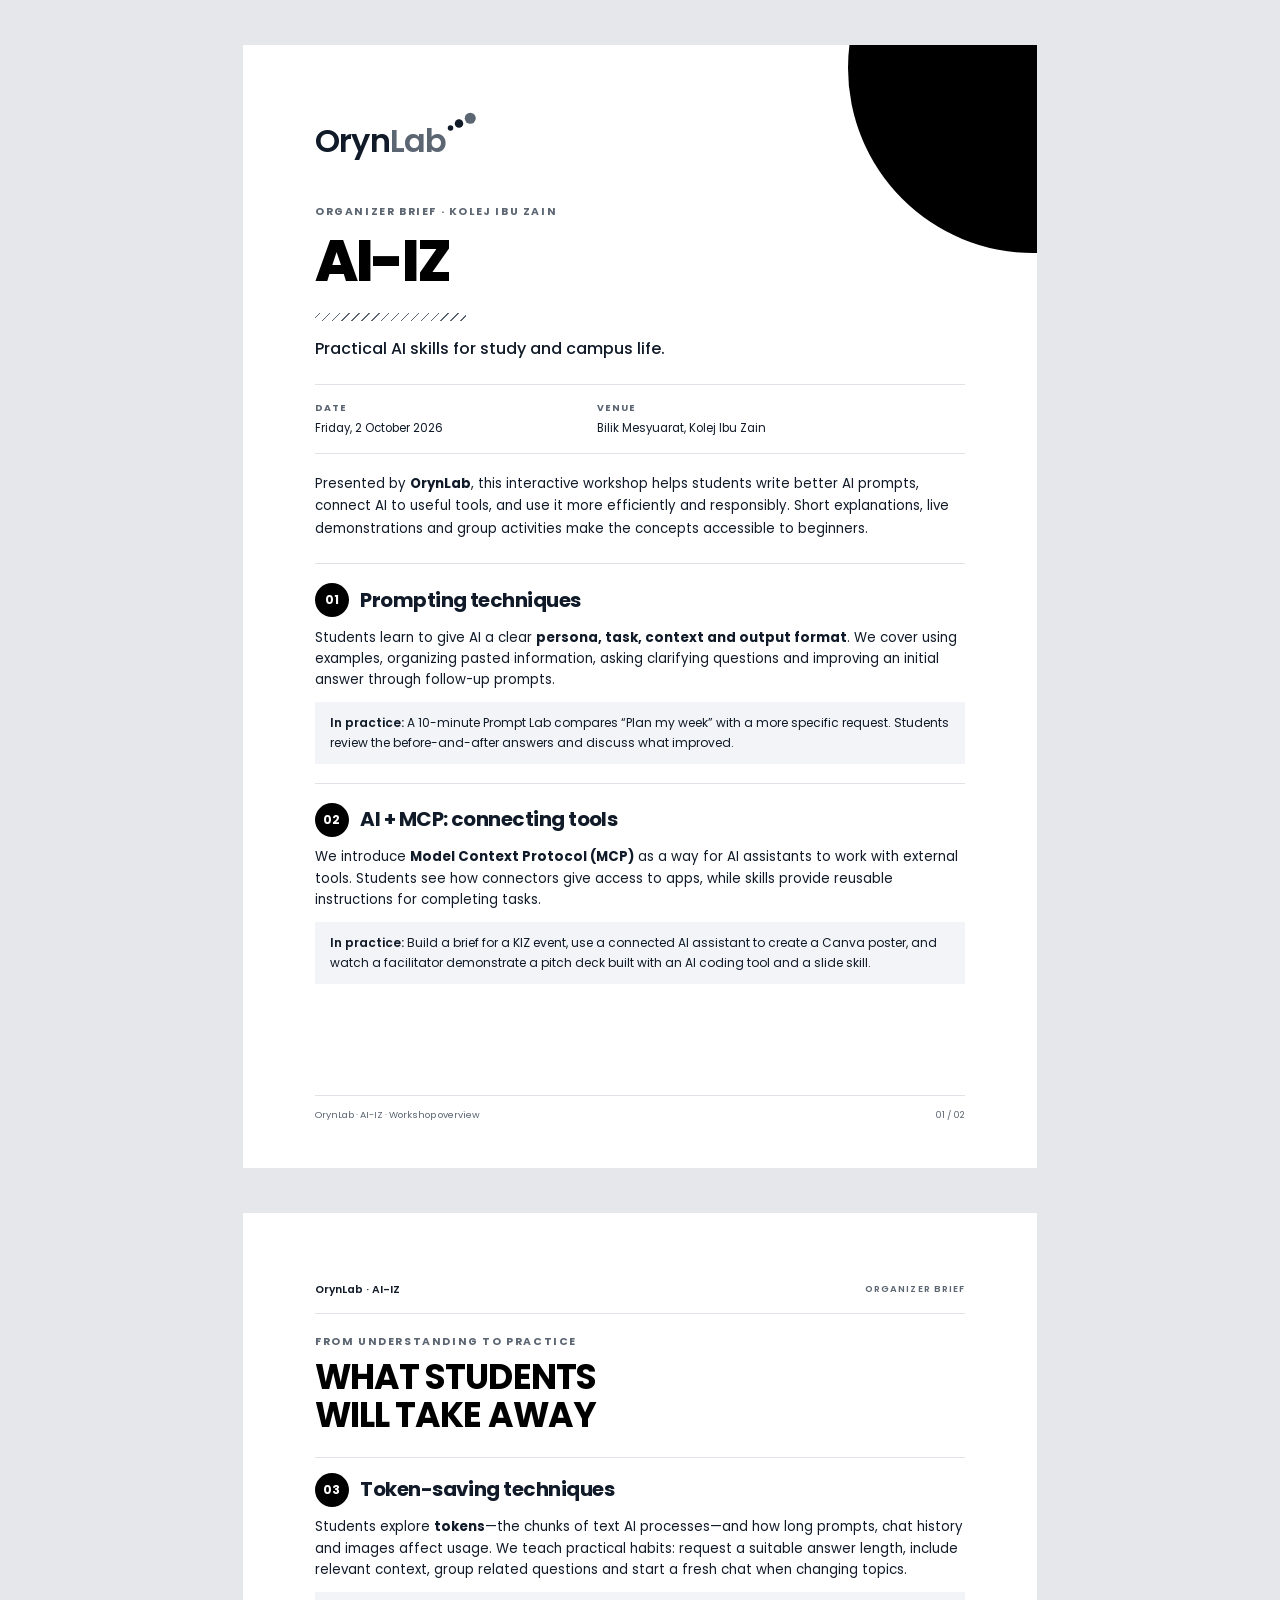
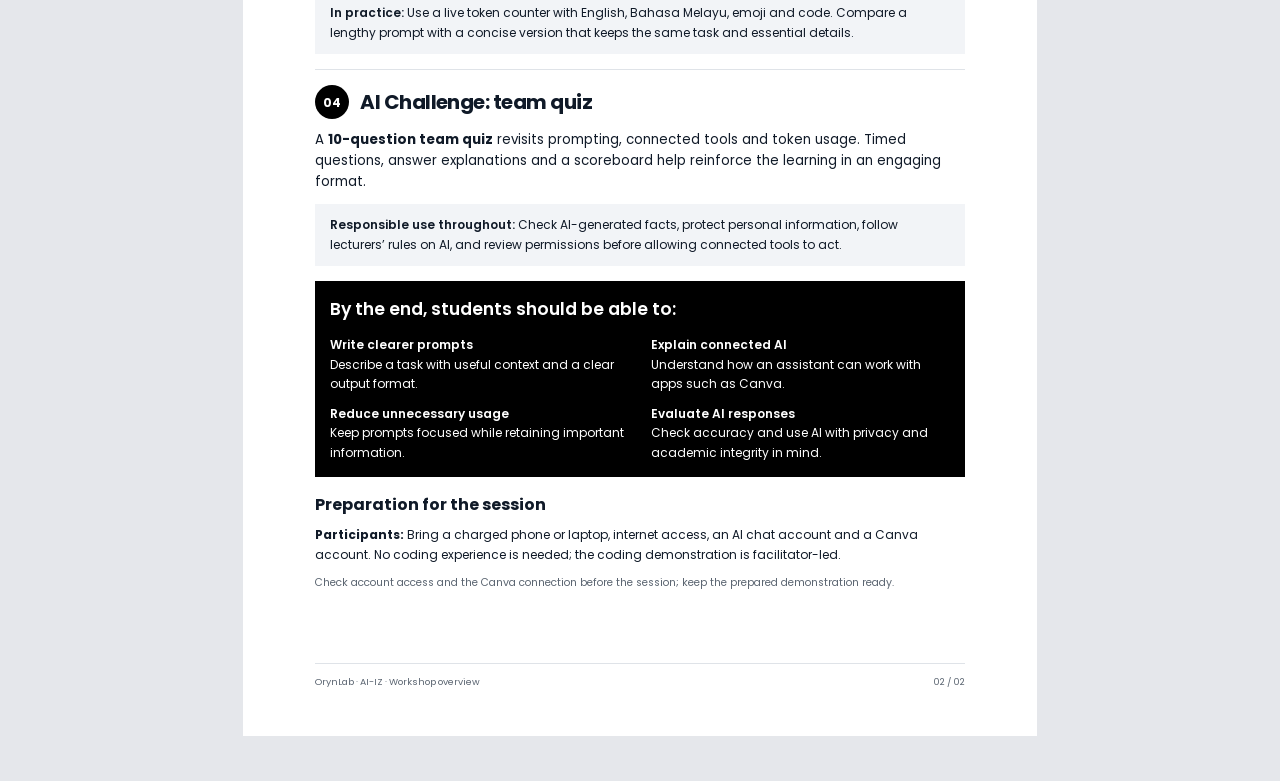
<file: organizer-brief.html>
<!DOCTYPE html>
<html lang="en">
<head>
<meta charset="UTF-8">
<meta name="viewport" content="width=device-width, initial-scale=1">
<title>AI-IZ — Organizer Brief | OrynLab</title>
<style>
@font-face{font-family:Poppins;src:url('assets/fonts/poppins-400.woff2');font-weight:400}
@font-face{font-family:Poppins;src:url('assets/fonts/poppins-500.woff2');font-weight:500}
@font-face{font-family:Poppins;src:url('assets/fonts/poppins-600.woff2');font-weight:600}
@font-face{font-family:Poppins;src:url('assets/fonts/poppins-700.woff2');font-weight:700}
@font-face{font-family:Poppins;src:url('assets/fonts/poppins-800.woff2');font-weight:800}
:root{--ink:#101A28;--slate:#5C6672;--mist:#F2F4F7;--rule:#DFE3E8}
*{box-sizing:border-box}
body{margin:0;background:#e5e7eb;color:var(--ink);font-family:Poppins,sans-serif;font-size:10pt;line-height:1.6}
@page{size:A4;margin:0}
.page{width:210mm;height:297mm;margin:12mm auto;background:white;padding:18mm 19mm 20mm;position:relative;overflow:hidden;break-after:page}
.page:last-child{break-after:auto}
.curve{position:absolute;width:98mm;height:98mm;border-radius:50%;background:#000;right:-48mm;top:-43mm}
.logo{position:relative;display:inline-block;font-size:24pt;font-weight:600;letter-spacing:-.6pt;line-height:1;margin-top:3mm}
.logo span{color:var(--slate)}
.dots{position:absolute;width:30px;height:24px;right:-31px;top:-15px}
.eyebrow{font-size:8pt;letter-spacing:1.2pt;font-weight:700;text-transform:uppercase;color:var(--slate);margin:12mm 0 3mm}
h1{font-size:43pt;line-height:1.03;letter-spacing:-1.8pt;text-transform:uppercase;margin:0;font-weight:800;color:#000}
.hatch{width:40mm;height:2mm;margin:6mm 0 4mm;background:repeating-linear-gradient(135deg,transparent 0 3px,var(--slate) 3px 4px,transparent 4px 7px)}
.tagline{font-size:12pt;margin:0 0 6mm;font-weight:500}
.meta{display:grid;grid-template-columns:1fr 1.4fr;gap:5mm;padding:4mm 0;border-top:1px solid var(--rule);border-bottom:1px solid var(--rule);font-size:8.6pt}
.meta b{display:block;font-size:7pt;letter-spacing:.8pt;text-transform:uppercase;color:var(--slate);margin-bottom:1mm}
.intro{margin:5mm 0 6mm;font-size:10pt;line-height:1.7}
.module{border-top:1px solid var(--rule);padding-top:5mm;margin-top:5mm}
.module-title{display:flex;gap:3mm;align-items:center;margin-bottom:2.5mm}
.num{display:inline-flex;background:#000;color:#fff;min-width:9mm;height:9mm;border-radius:50%;align-items:center;justify-content:center;font-size:9pt;font-weight:700}
h2{margin:0;font-size:15pt;line-height:1.25;font-weight:700;letter-spacing:-.4pt}
.module p{margin:0 0 3mm}
.activity{padding:3mm 4mm;background:var(--mist);font-size:9pt;line-height:1.65}
.activity b{font-weight:600}
.footer{position:absolute;bottom:12mm;left:19mm;right:19mm;border-top:1px solid var(--rule);padding-top:3mm;display:flex;justify-content:space-between;color:var(--slate);font-size:7pt}
.running{display:flex;justify-content:space-between;align-items:center;border-bottom:1px solid var(--rule);padding-bottom:4mm;margin-bottom:7mm;font-size:8pt;font-weight:600}
.running span{font-size:7pt;letter-spacing:.8pt;text-transform:uppercase;color:var(--slate)}
.page-two .eyebrow{margin:0 0 2mm}
.page-two>h2{font-size:26pt;color:#000;line-height:1.1;text-transform:uppercase;letter-spacing:-.7pt;margin-bottom:6mm}
.page-two .running{margin-bottom:5mm}
.page-two .module{margin-top:4mm;padding-top:4mm}
.outcomes{margin-top:4mm;padding:4mm;background:#000;color:#fff}
.outcomes h3{font-size:13pt;margin:0 0 3mm;font-weight:600}
.outcome-grid{display:grid;grid-template-columns:1fr 1fr;column-gap:6mm;row-gap:3mm}
.outcome-grid p{margin:0;font-size:9pt;line-height:1.6}
.outcome-grid b{display:block;font-weight:600}
.preparation{margin-top:4mm}
.preparation h3{font-size:12pt;margin:0 0 2mm}
.preparation p{font-size:9pt;margin:0 0 2.5mm;line-height:1.65}
.note{color:var(--slate);font-size:8pt!important}
@media print{body{background:white}.page{margin:0;print-color-adjust:exact;-webkit-print-color-adjust:exact}}
</style>
</head>
<body>
<main>
<section class="page" aria-label="Workshop overview and first two modules">
  <div class="curve" aria-hidden="true"></div>
  <div class="logo" aria-label="OrynLab">Oryn<span>Lab</span><svg class="dots" viewBox="0 0 60 40" aria-hidden="true"><circle cx="7" cy="32" r="5.5" fill="#101A28"/><circle cx="24" cy="23" r="8.5" fill="#101A28"/><circle cx="46.5" cy="12.5" r="11" fill="#5C6672"/></svg></div>
  <p class="eyebrow">Organizer brief · Kolej Ibu Zain</p>
  <h1>AI-IZ</h1>
  <div class="hatch" aria-hidden="true"></div>
  <p class="tagline">Practical AI skills for study and campus life.</p>
  <div class="meta"><div><b>Date</b>Friday, 2 October 2026</div><div><b>Venue</b>Bilik Mesyuarat, Kolej Ibu Zain</div></div>
  <p class="intro">Presented by <strong>OrynLab</strong>, this interactive workshop helps students write better AI prompts, connect AI to useful tools, and use it more efficiently and responsibly. Short explanations, live demonstrations and group activities make the concepts accessible to beginners.</p>
  <article class="module">
    <div class="module-title"><span class="num">01</span><h2>Prompting techniques</h2></div>
    <p>Students learn to give AI a clear <strong>persona, task, context and output format</strong>. We cover using examples, organizing pasted information, asking clarifying questions and improving an initial answer through follow-up prompts.</p>
    <div class="activity"><b>In practice:</b> A 10-minute Prompt Lab compares “Plan my week” with a more specific request. Students review the before-and-after answers and discuss what improved.</div>
  </article>
  <article class="module">
    <div class="module-title"><span class="num">02</span><h2>AI + MCP: connecting tools</h2></div>
    <p>We introduce <strong>Model Context Protocol (MCP)</strong> as a way for AI assistants to work with external tools. Students see how connectors give access to apps, while skills provide reusable instructions for completing tasks.</p>
    <div class="activity"><b>In practice:</b> Build a brief for a KIZ event, use a connected AI assistant to create a Canva poster, and watch a facilitator demonstrate a pitch deck built with an AI coding tool and a slide skill.</div>
  </article>
  <footer class="footer"><span>OrynLab · AI-IZ · Workshop overview</span><span>01 / 02</span></footer>
</section>
<section class="page page-two" aria-label="Further topics, outcomes and preparation">
  <div class="running">OrynLab · AI-IZ<span>Organizer brief</span></div>
  <p class="eyebrow">From understanding to practice</p>
  <h2>What students<br>will take away</h2>
  <article class="module">
    <div class="module-title"><span class="num">03</span><h2>Token-saving techniques</h2></div>
    <p>Students explore <strong>tokens</strong>—the chunks of text AI processes—and how long prompts, chat history and images affect usage. We teach practical habits: request a suitable answer length, include relevant context, group related questions and start a fresh chat when changing topics.</p>
    <div class="activity"><b>In practice:</b> Use a live token counter with English, Bahasa Melayu, emoji and code. Compare a lengthy prompt with a concise version that keeps the same task and essential details.</div>
  </article>
  <article class="module">
    <div class="module-title"><span class="num">04</span><h2>AI Challenge: team quiz</h2></div>
    <p>A <strong>10-question team quiz</strong> revisits prompting, connected tools and token usage. Timed questions, answer explanations and a scoreboard help reinforce the learning in an engaging format.</p>
    <div class="activity"><b>Responsible use throughout:</b> Check AI-generated facts, protect personal information, follow lecturers’ rules on AI, and review permissions before allowing connected tools to act.</div>
  </article>
  <div class="outcomes">
    <h3>By the end, students should be able to:</h3>
    <div class="outcome-grid">
      <p><b>Write clearer prompts</b>Describe a task with useful context and a clear output format.</p>
      <p><b>Explain connected AI</b>Understand how an assistant can work with apps such as Canva.</p>
      <p><b>Reduce unnecessary usage</b>Keep prompts focused while retaining important information.</p>
      <p><b>Evaluate AI responses</b>Check accuracy and use AI with privacy and academic integrity in mind.</p>
    </div>
  </div>
  <div class="preparation">
    <h3>Preparation for the session</h3>
    <p><strong>Participants:</strong> Bring a charged phone or laptop, internet access, an AI chat account and a Canva account. No coding experience is needed; the coding demonstration is facilitator-led.</p>
    <p class="note">Check account access and the Canva connection before the session; keep the prepared demonstration ready.</p>
  </div>
  <footer class="footer"><span>OrynLab · AI-IZ · Workshop overview</span><span>02 / 02</span></footer>
</section>
</main>
</body>
</html>
</file>
